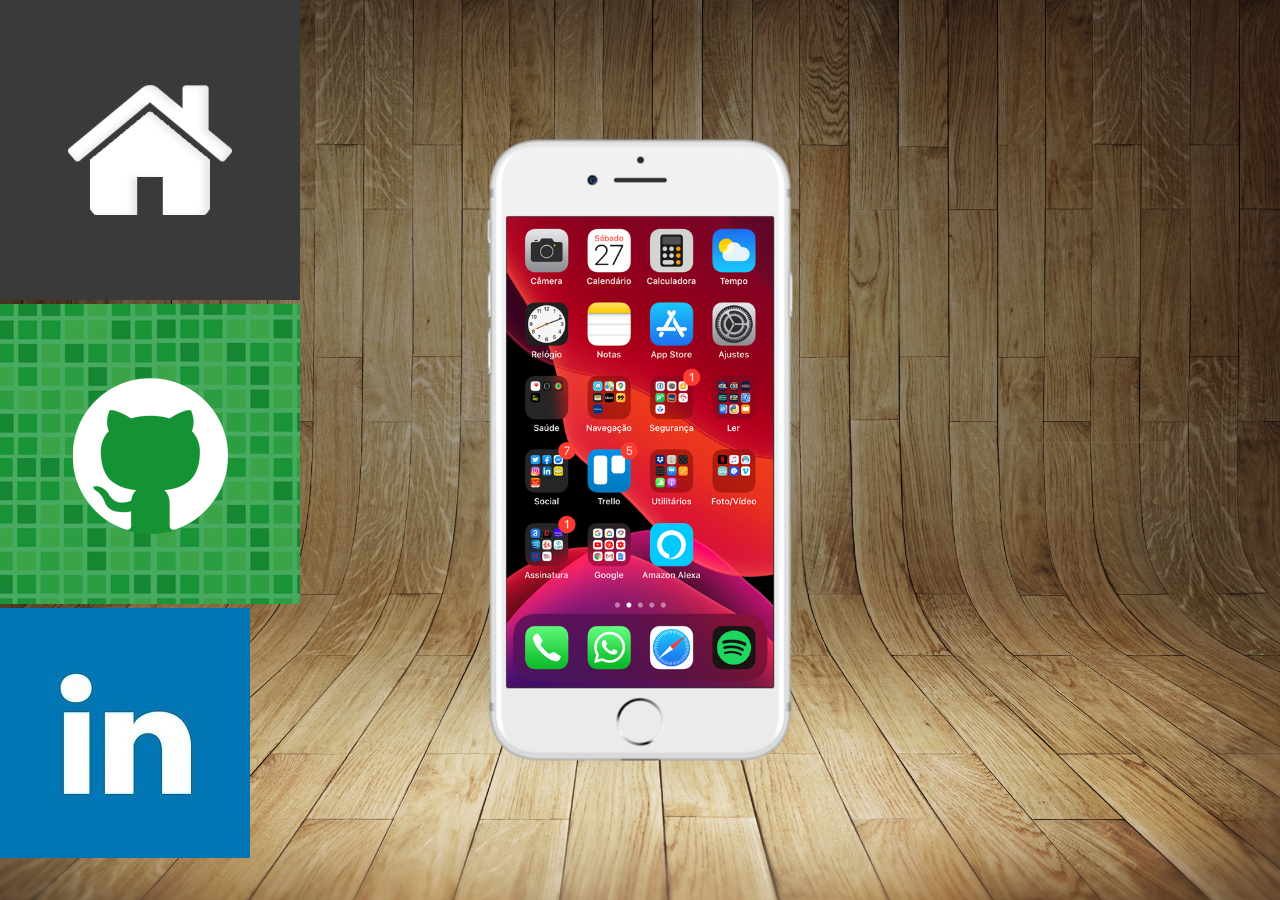
<file: index.html>
<!DOCTYPE html>
<html lang="pt-br">
<head>
    <meta charset="UTF-8">
    <meta name="viewport" content="width=device-width, initial-scale=1.0">
    <link rel="shortcut icon" href="favicon.ico" type="image/x-icon">
    <link rel="stylesheet" href="estilos/style.css">
    <title>Projeto Redes Sociais</title>
</head>
<body>
    <main>
        <section id="telefone">
            <iframe src="home.html" name="tela" id="tela" frameborder="0">
                Seu navegador não é compativel com isso.
            </iframe>
        </section>
        <section id="redes-sociais">
            <!--O target vai ser carregado na tela do celular "name="tela"-->
            <a href="home.html" target="tela"><img src="imagens/logo-home.jpg" alt=""></a><br>
            <a href="home.html" target="tela"><img src="imagens/logo-github.jpg" alt=""></a><br>
            <a href="home.html" target="tela"><img src="imagens/logo-linkedin.jpg" alt=""></a>
        </section>
    </main>
</body>
</html>
</file>
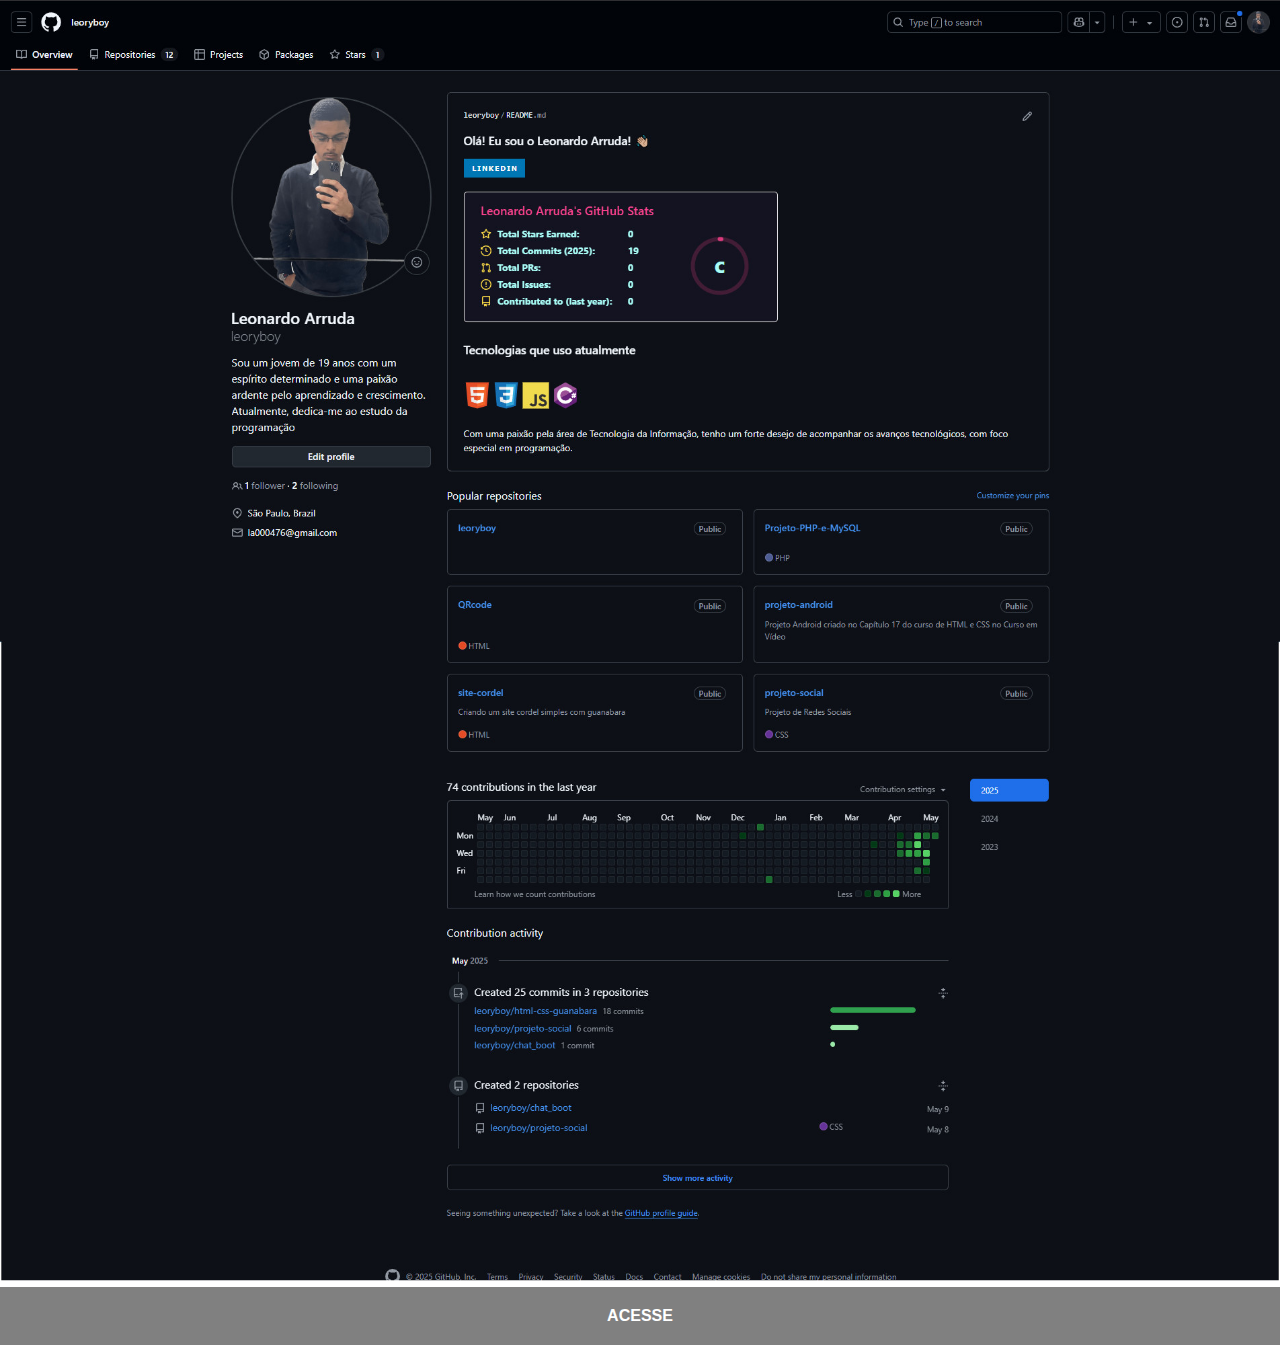
<file: github.html>
<!DOCTYPE html>
<html lang="pt-br">
<head>
    <meta charset="UTF-8">
    <meta name="viewport" content="width=device-width, initial-scale=1.0">
    <link rel="stylesheet" href="estilos/social.css">
    <title>Github</title>
</head>
<body>
    <img src="imagens/tela-github.jpg" alt="Github">
    <a href="https://github.com/leoryboy" target="_blank">ACESSE</a>
</body>
</html>
</file>
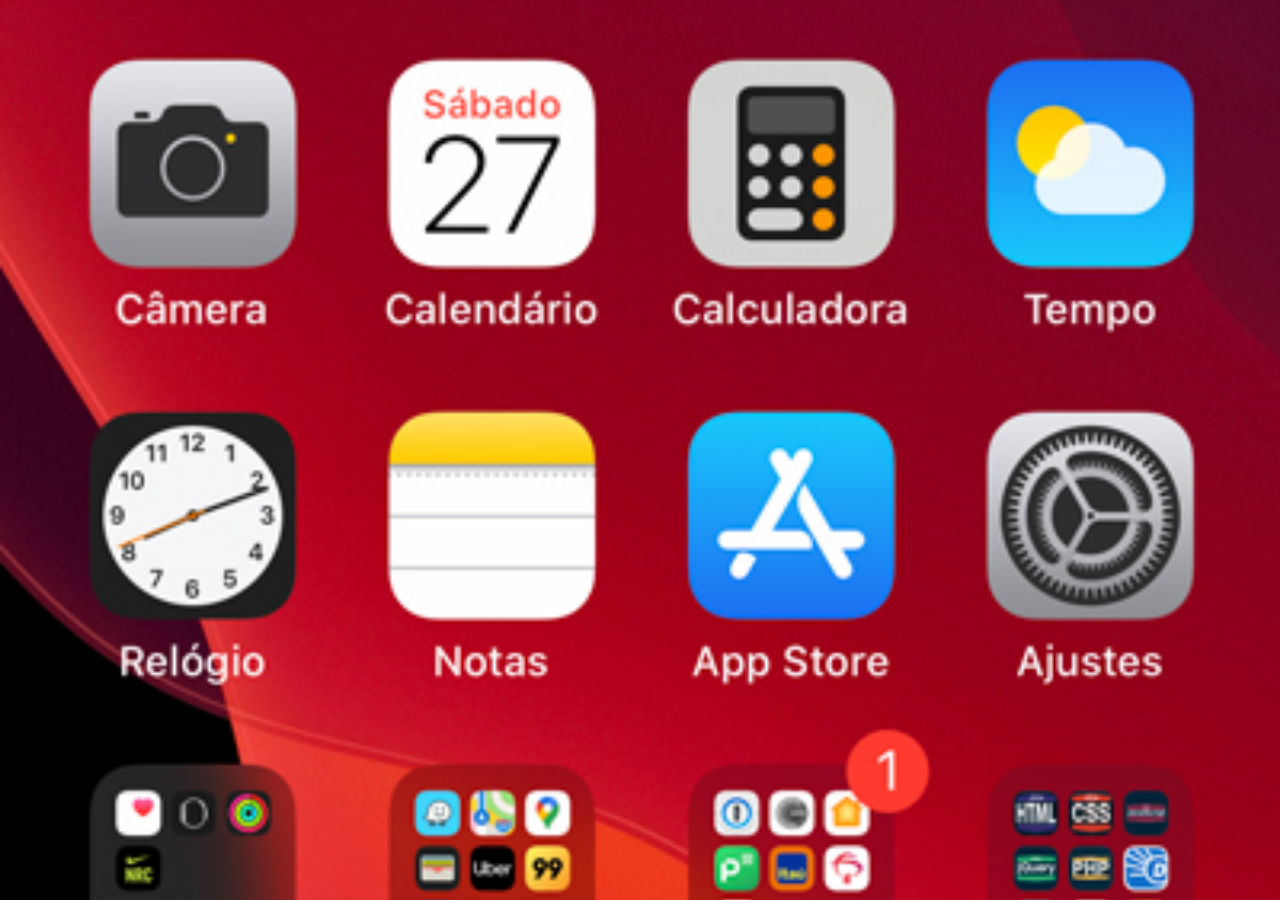
<file: home.html>
<!DOCTYPE html>
<html lang="pt-br">
<head>
    <meta charset="UTF-8">
    <meta name="viewport" content="width=device-width, initial-scale=1.0">
    <title>Home</title>
    <style>
        * {
            margin: 0px;
            padding: 0px;
        }
        body {
            height: 100vh; /*Altura*/
            width: 100vw; /*largura*/
            background: black url('imagens/tela-home.jpg') no-repeat top center;
            background-size: cover;
        }
    </style>
</head>
<body>
    
</body>
</html>
</file>
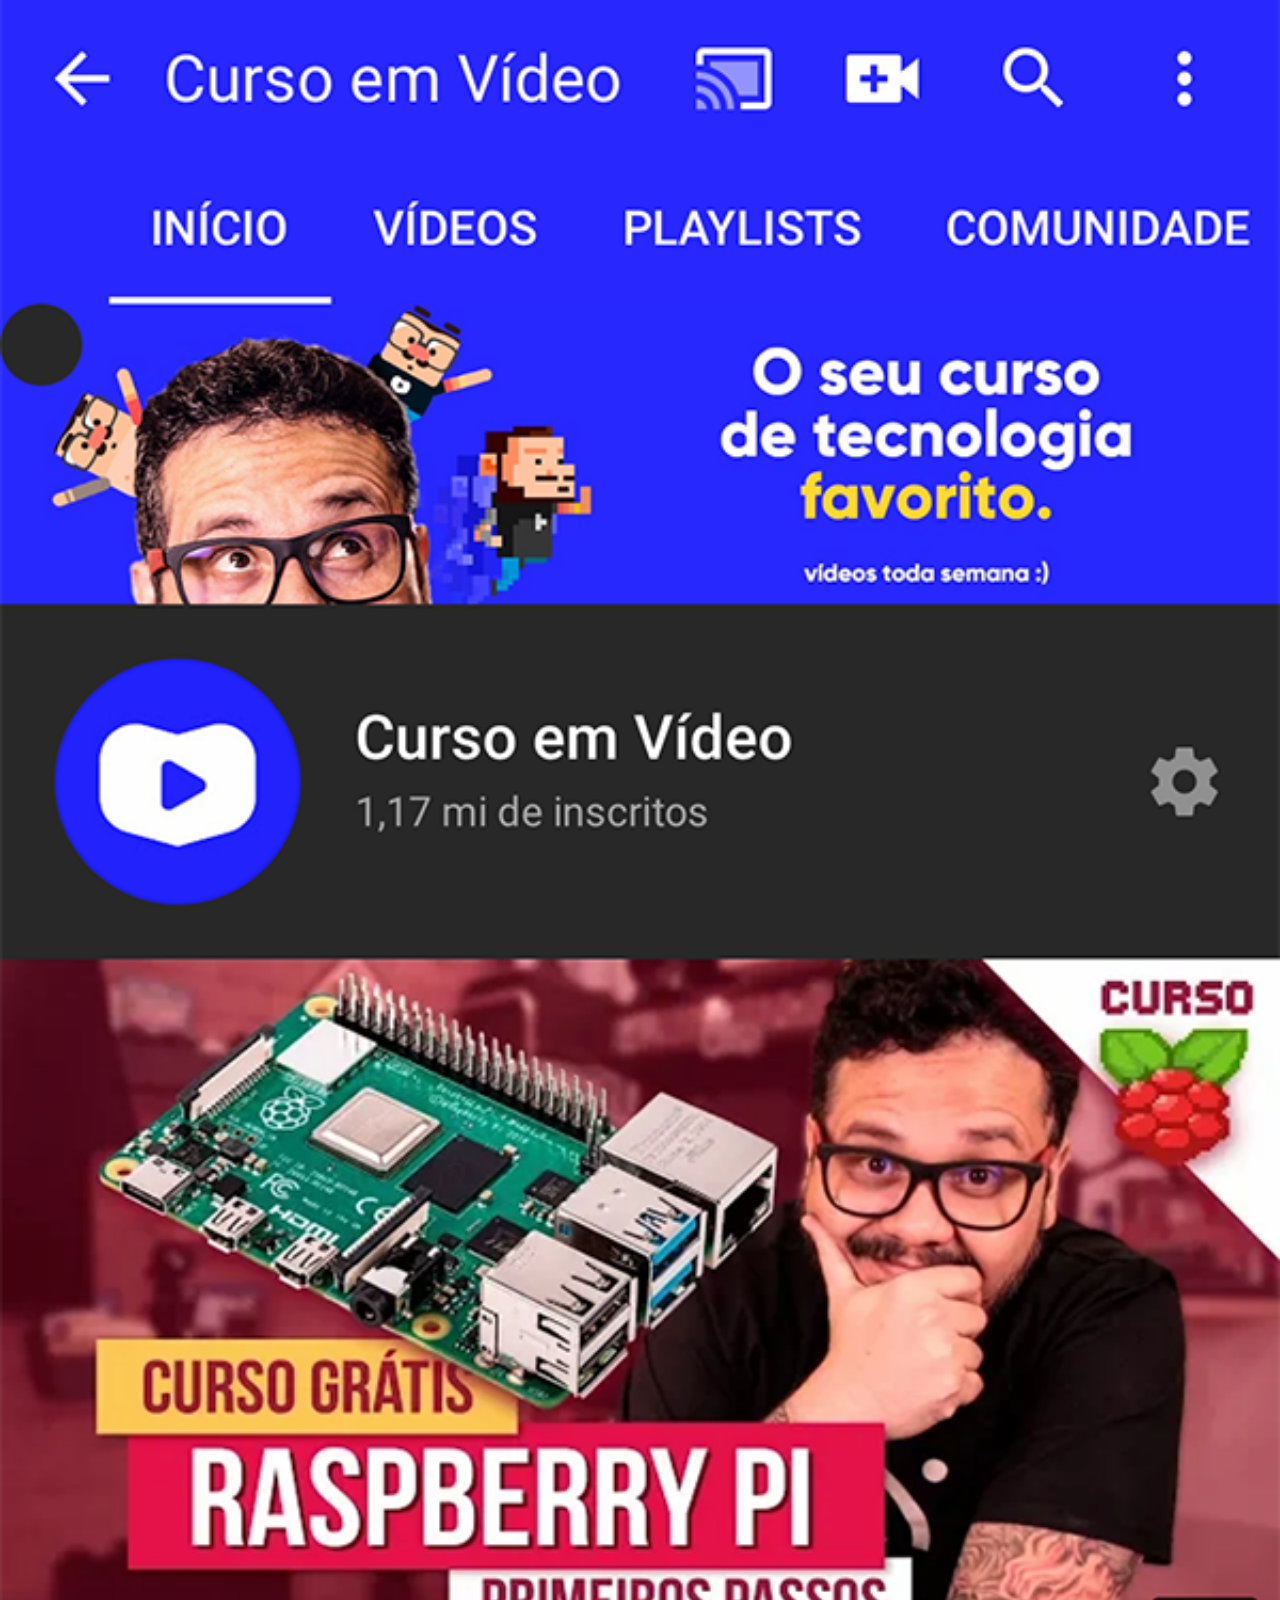
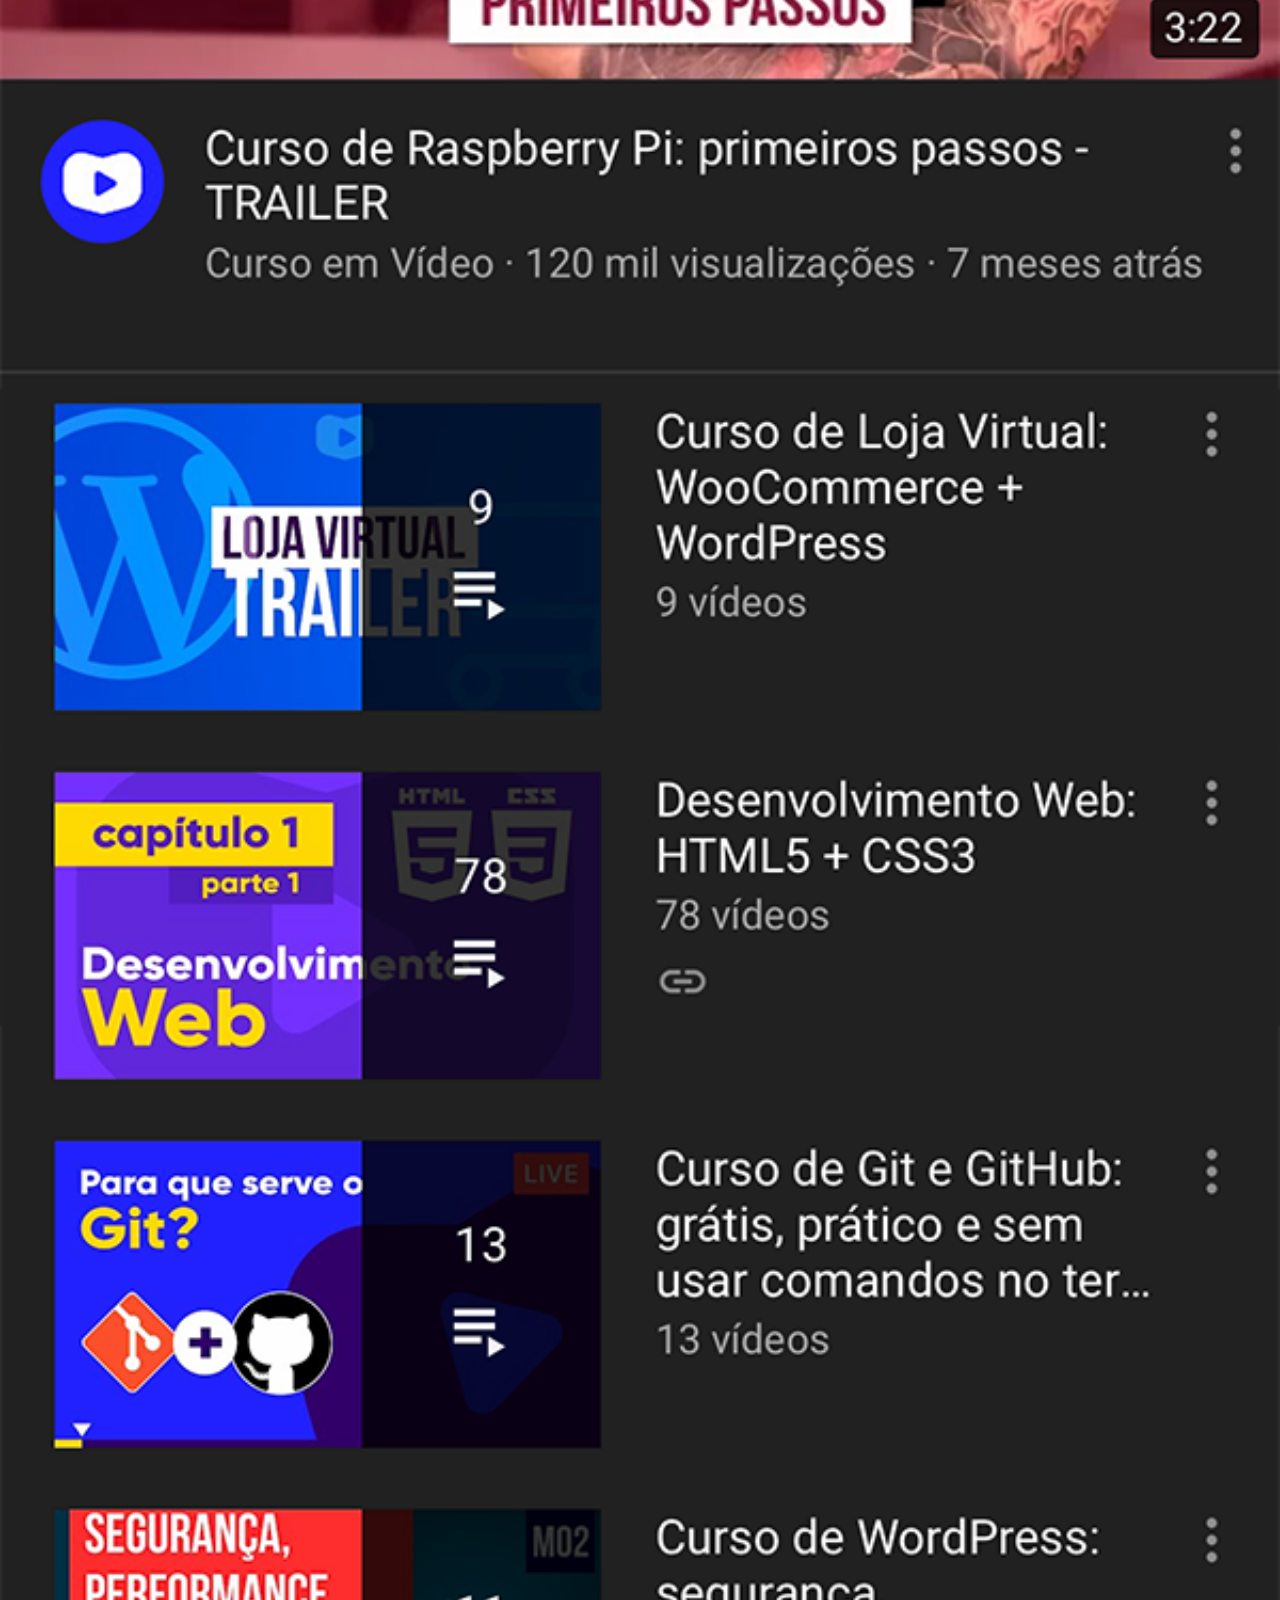
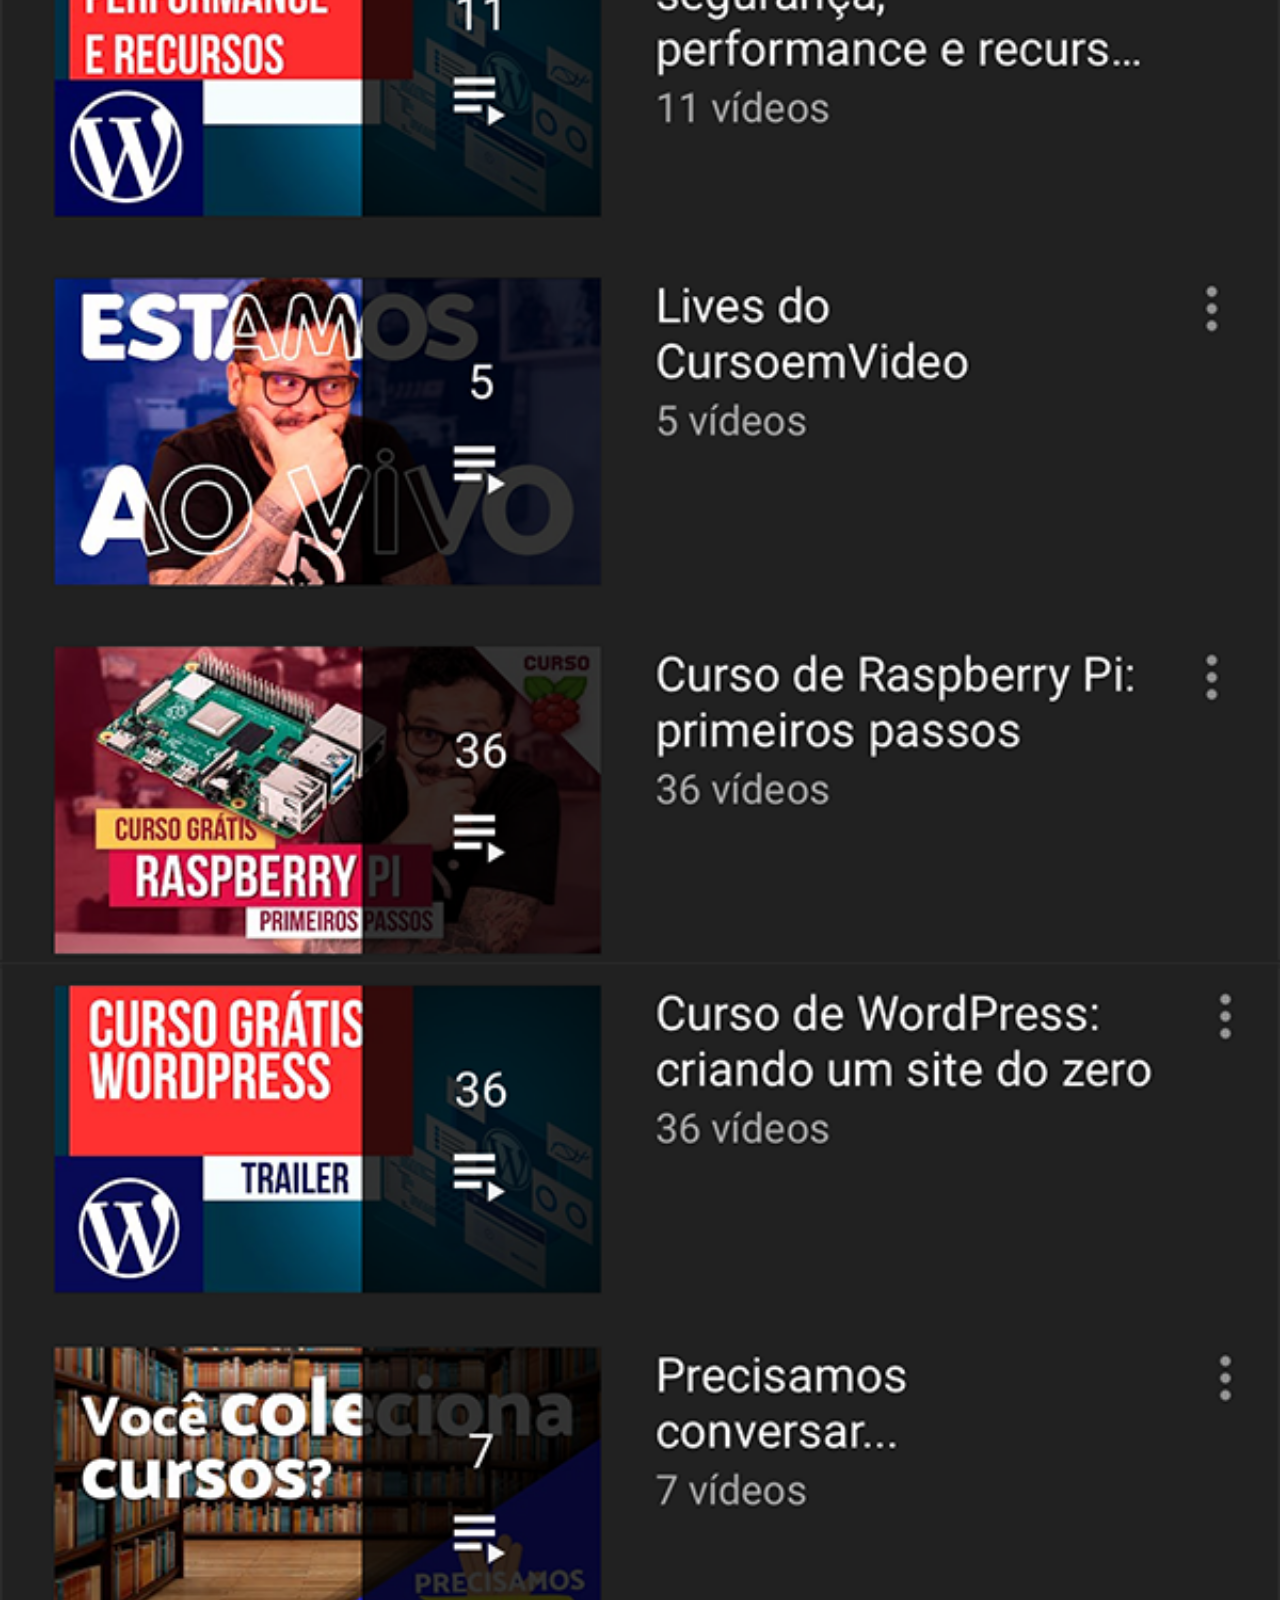
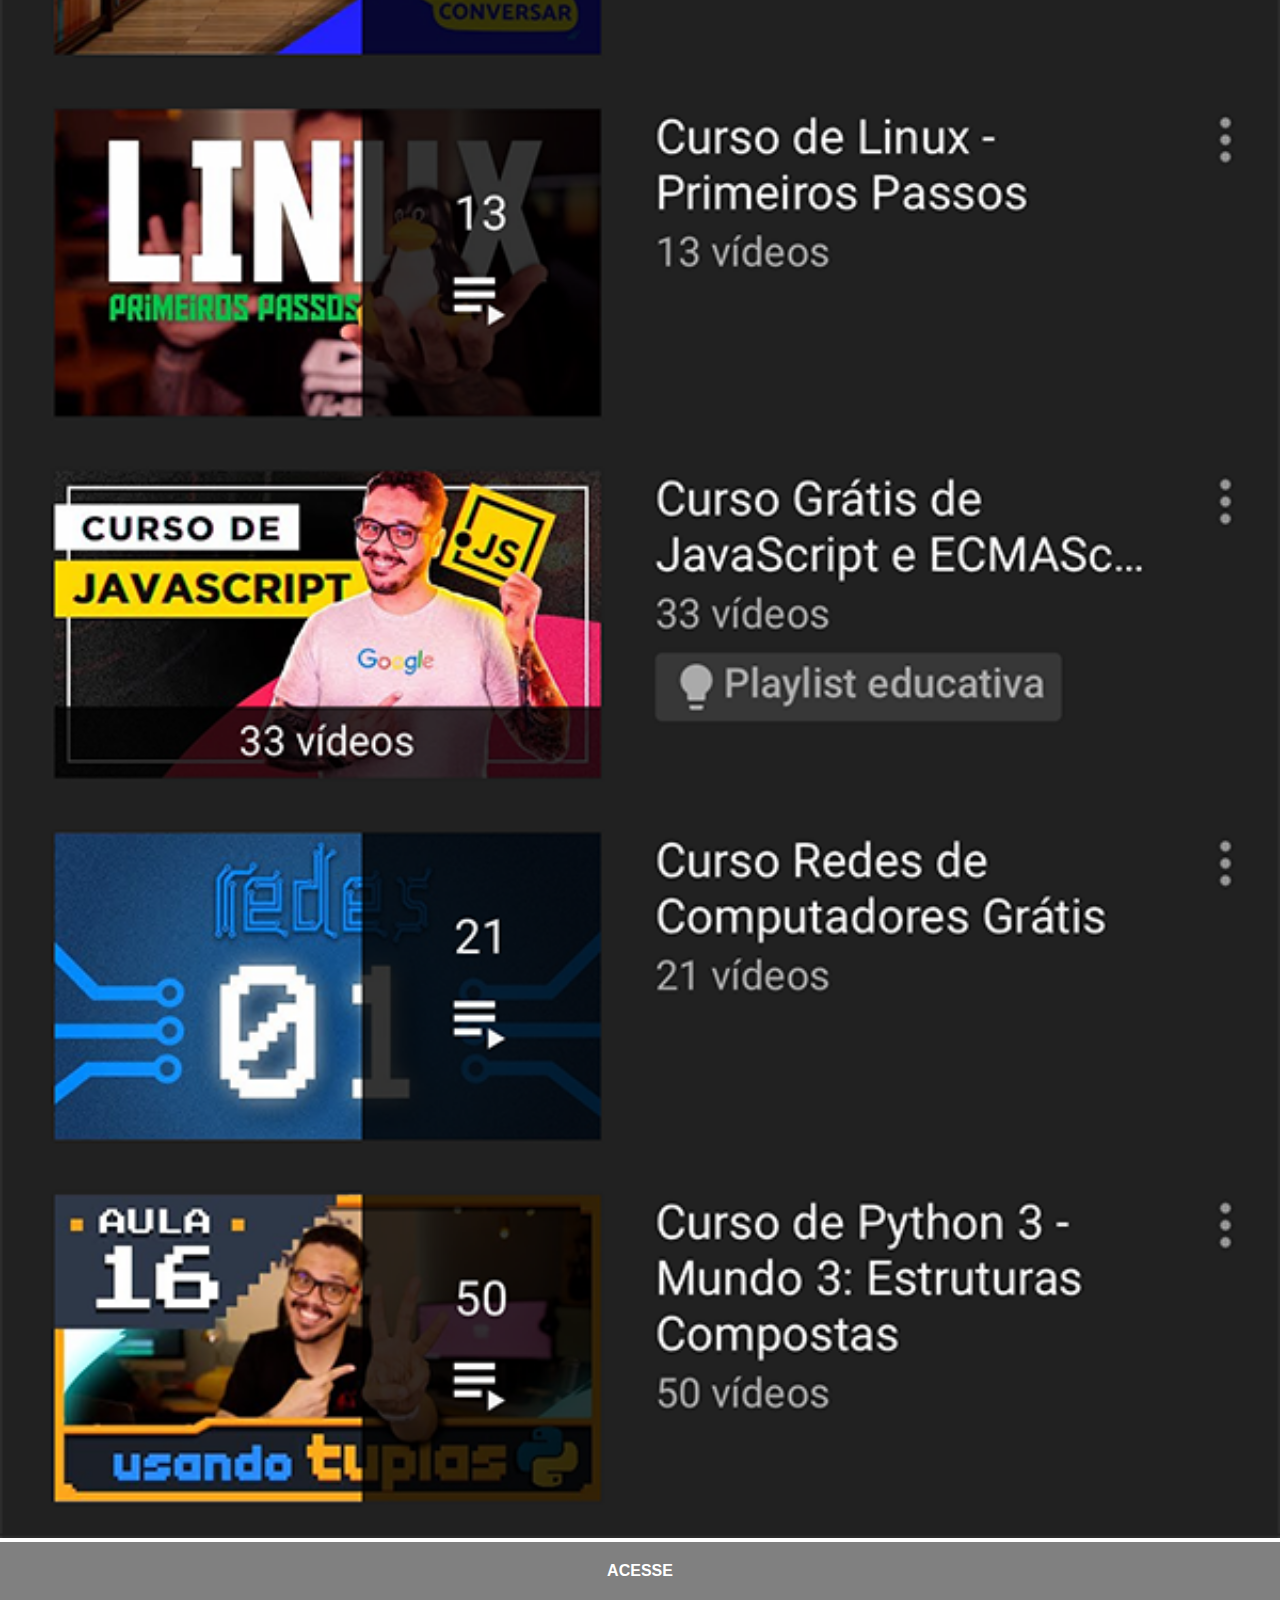
<file: youtube.html>
<!DOCTYPE html>
<html lang="pt-br">
<head>
    <meta charset="UTF-8">
    <meta name="viewport" content="width=device-width, initial-scale=1.0">
    <link rel="stylesheet" href="estilos/social.css">
    <title>Youtube</title>
</head>
<body>
    <img src="imagens/tela-youtube.png" alt="Youtube">
    <a href="https://www.youtube.com/c/CursoemV%C3%ADdeo/playlists" target="_blank">ACESSE</a>
</body>
</html>
</file>
<file: estilos/style.css>
@charset "UTF-8";

* {
    margin: 0;
    padding: 0;
    font-family: Arial, Helvetica, sans-serif;
}

html, body {
    height: 100vh; /* Altura total do navegador */
    width: 100vw; /* Largura total do navegador */
    background-color: black;
}
body {
    background: url(../imagens/fundo-madeira.jpg) no-repeat top center;
    background-size: cover;
    background-attachment: fixed;
}

main {
    position: relative;
    height: 100vh;
}

section#telefone {
    position: absolute;
    top: 50%;
    left: 50%;

    transform: translate(-50%, -50%);
    /* -  metade para esquerda e - metade pra cima*/

    height: 627px;
    width: 311px;
    background: url(../imagens/frame-iphone.png) no-repeat;
}

iframe#tela {
    position: relative;
    top: 80px;
    left: 22px;
    width: 267px;
    height: 471px;
}
</file>
<file: estilos/social.css>
@charset "utf-8";
* {
    margin: 0px;
    padding: 0px;
    font-family: Arial, Helvetica, sans-serif;
}
::-webkit-scrollbar { /*Escondendo a barra de rolagem */
    width: 0px;
    height: 0px;
}
img {
    width: 100vw;
    background-size: cover;
}
a {
    display: block;
    background-color: gray;
    color: white;
    padding: 20px;
    text-align: center;
    font-weight: bolder;
    text-decoration: none;
}
a:hover {
    background-color: rgba(128, 128, 128, 0.712);
}
</file>
